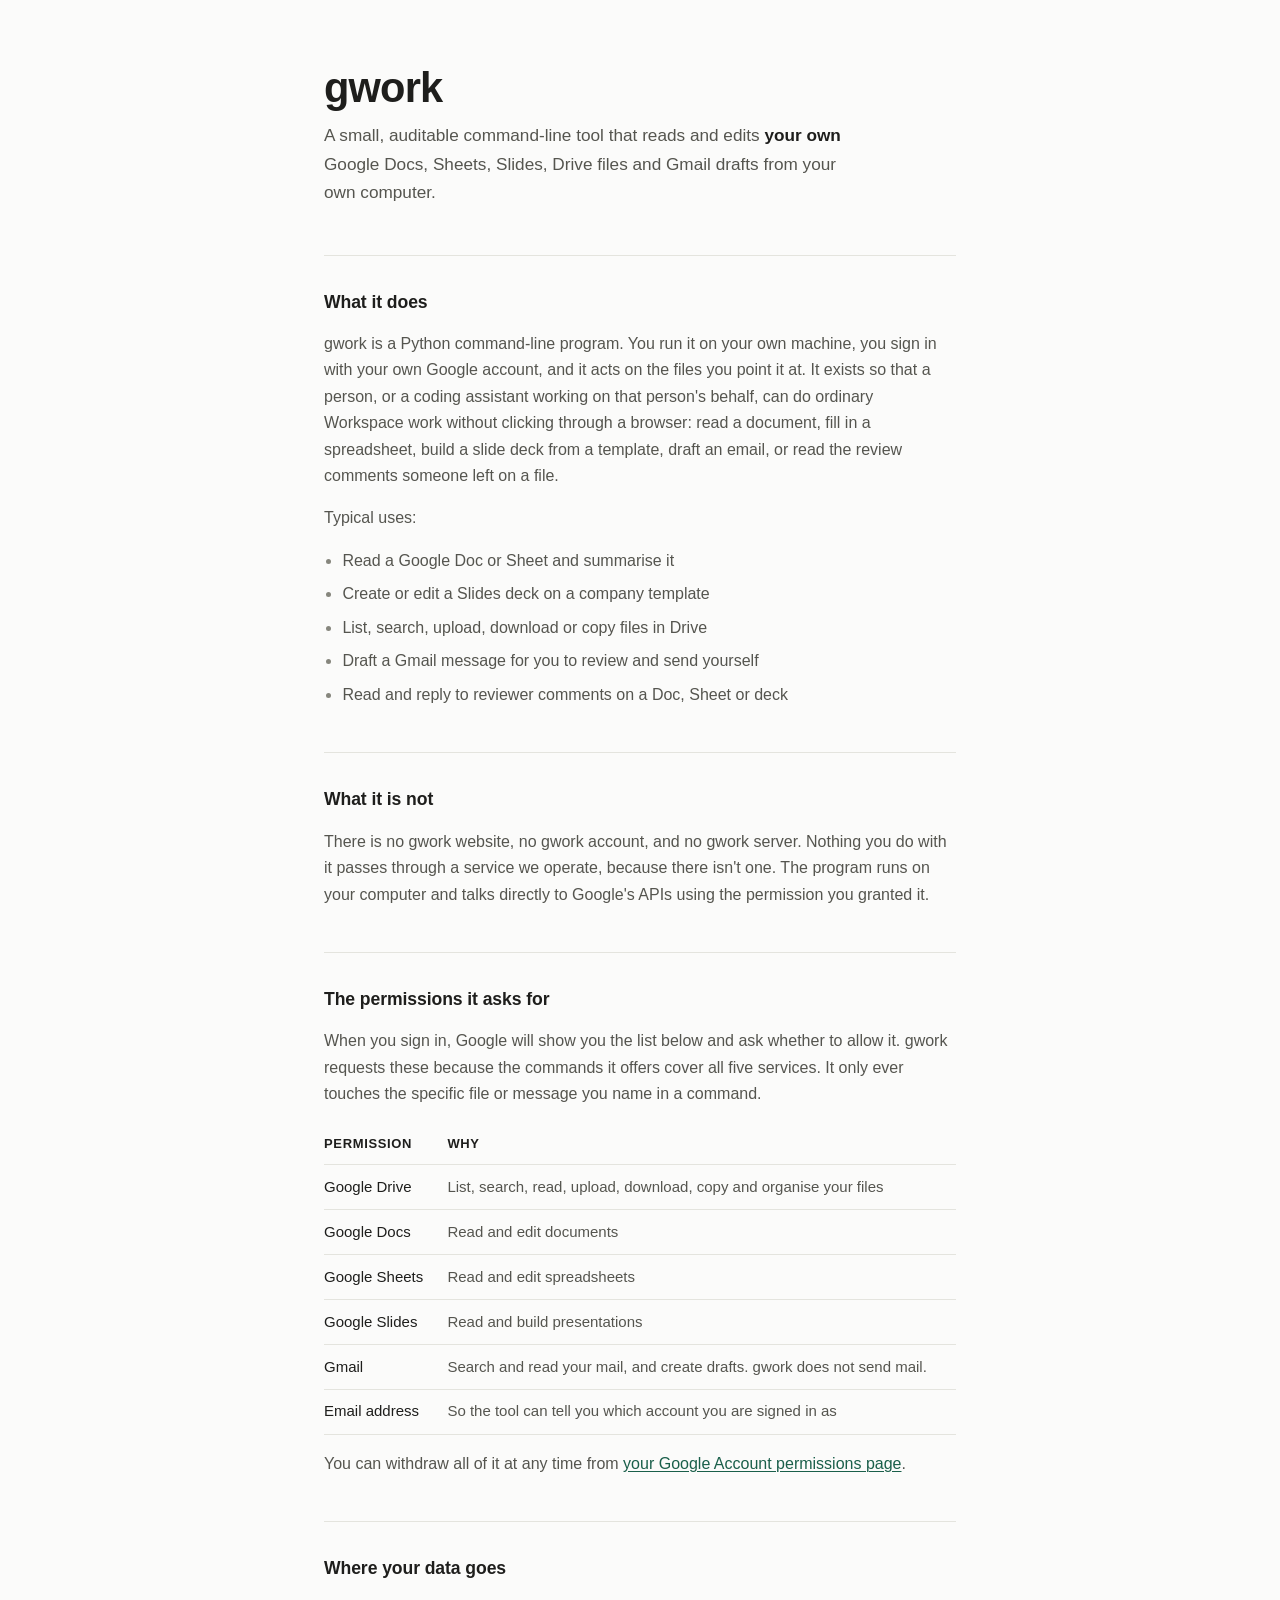
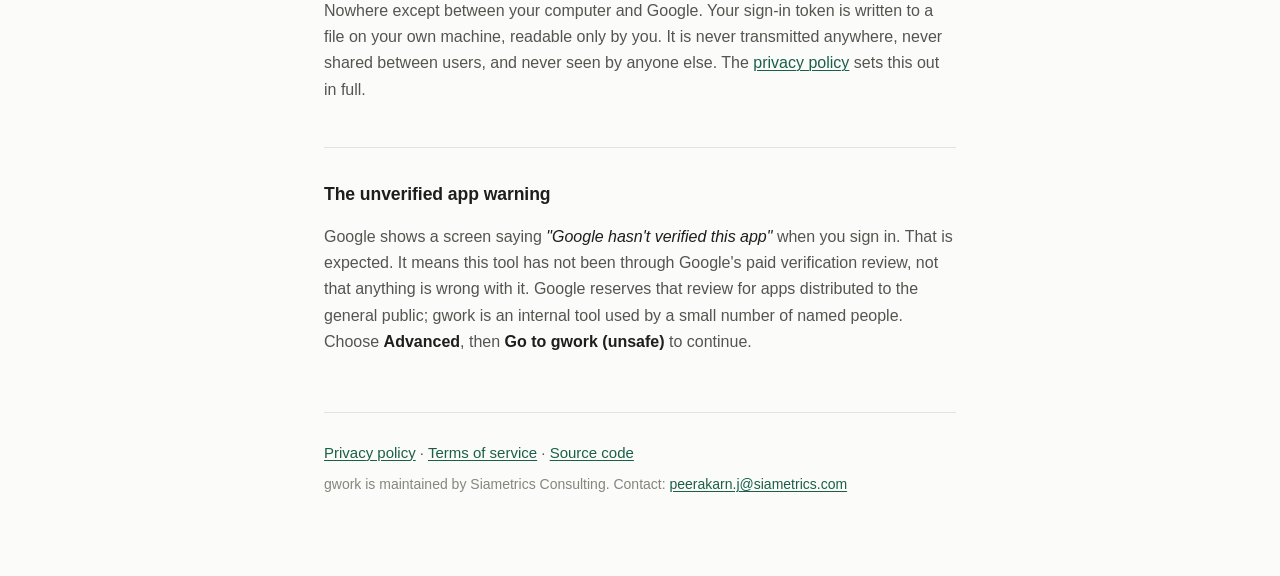
<file: index.html>
<!doctype html>
<html lang="en">
<head>
<meta charset="utf-8">
<meta name="viewport" content="width=device-width, initial-scale=1">
<title>gwork — a command-line tool for your own Google Workspace files</title>
<link rel="stylesheet" href="style.css">
</head>
<body>
<main>

<header>
  <h1>gwork</h1>
  <p class="lede">A small, auditable command-line tool that reads and edits <strong>your own</strong>
  Google Docs, Sheets, Slides, Drive files and Gmail drafts from your own computer.</p>
</header>

<section>
  <h2>What it does</h2>
  <p>gwork is a Python command-line program. You run it on your own machine, you sign in with your
  own Google account, and it acts on the files you point it at. It exists so that a person, or a
  coding assistant working on that person's behalf, can do ordinary Workspace work without clicking
  through a browser: read a document, fill in a spreadsheet, build a slide deck from a template,
  draft an email, or read the review comments someone left on a file.</p>

  <p>Typical uses:</p>
  <ul>
    <li>Read a Google Doc or Sheet and summarise it</li>
    <li>Create or edit a Slides deck on a company template</li>
    <li>List, search, upload, download or copy files in Drive</li>
    <li>Draft a Gmail message for you to review and send yourself</li>
    <li>Read and reply to reviewer comments on a Doc, Sheet or deck</li>
  </ul>
</section>

<section>
  <h2>What it is not</h2>
  <p>There is no gwork website, no gwork account, and no gwork server. Nothing you do with it
  passes through a service we operate, because there isn't one. The program runs on your computer
  and talks directly to Google's APIs using the permission you granted it.</p>
</section>

<section>
  <h2>The permissions it asks for</h2>
  <p>When you sign in, Google will show you the list below and ask whether to allow it. gwork
  requests these because the commands it offers cover all five services. It only ever touches the
  specific file or message you name in a command.</p>

  <table>
    <thead><tr><th>Permission</th><th>Why</th></tr></thead>
    <tbody>
      <tr><td>Google Drive</td><td>List, search, read, upload, download, copy and organise your files</td></tr>
      <tr><td>Google Docs</td><td>Read and edit documents</td></tr>
      <tr><td>Google Sheets</td><td>Read and edit spreadsheets</td></tr>
      <tr><td>Google Slides</td><td>Read and build presentations</td></tr>
      <tr><td>Gmail</td><td>Search and read your mail, and create drafts. gwork does not send mail.</td></tr>
      <tr><td>Email address</td><td>So the tool can tell you which account you are signed in as</td></tr>
    </tbody>
  </table>

  <p>You can withdraw all of it at any time from
  <a href="https://myaccount.google.com/permissions">your Google Account permissions page</a>.</p>
</section>

<section>
  <h2>Where your data goes</h2>
  <p>Nowhere except between your computer and Google. Your sign-in token is written to a file on
  your own machine, readable only by you. It is never transmitted anywhere, never shared between
  users, and never seen by anyone else. The <a href="privacy.html">privacy policy</a> sets this out
  in full.</p>
</section>

<section>
  <h2>The unverified app warning</h2>
  <p>Google shows a screen saying <em>"Google hasn't verified this app"</em> when you sign in. That
  is expected. It means this tool has not been through Google's paid verification review, not that
  anything is wrong with it. Google reserves that review for apps distributed to the general public;
  gwork is an internal tool used by a small number of named people. Choose
  <strong>Advanced</strong>, then <strong>Go to gwork (unsafe)</strong> to continue.</p>
</section>

<footer>
  <p><a href="privacy.html">Privacy policy</a> · <a href="terms.html">Terms of service</a> ·
  <a href="https://github.com/KKQanT/gwork">Source code</a></p>
  <p class="fine">gwork is maintained by Siametrics Consulting. Contact:
  <a href="mailto:peerakarn.j@siametrics.com">peerakarn.j@siametrics.com</a></p>
</footer>

</main>
</body>
</html>
</file>
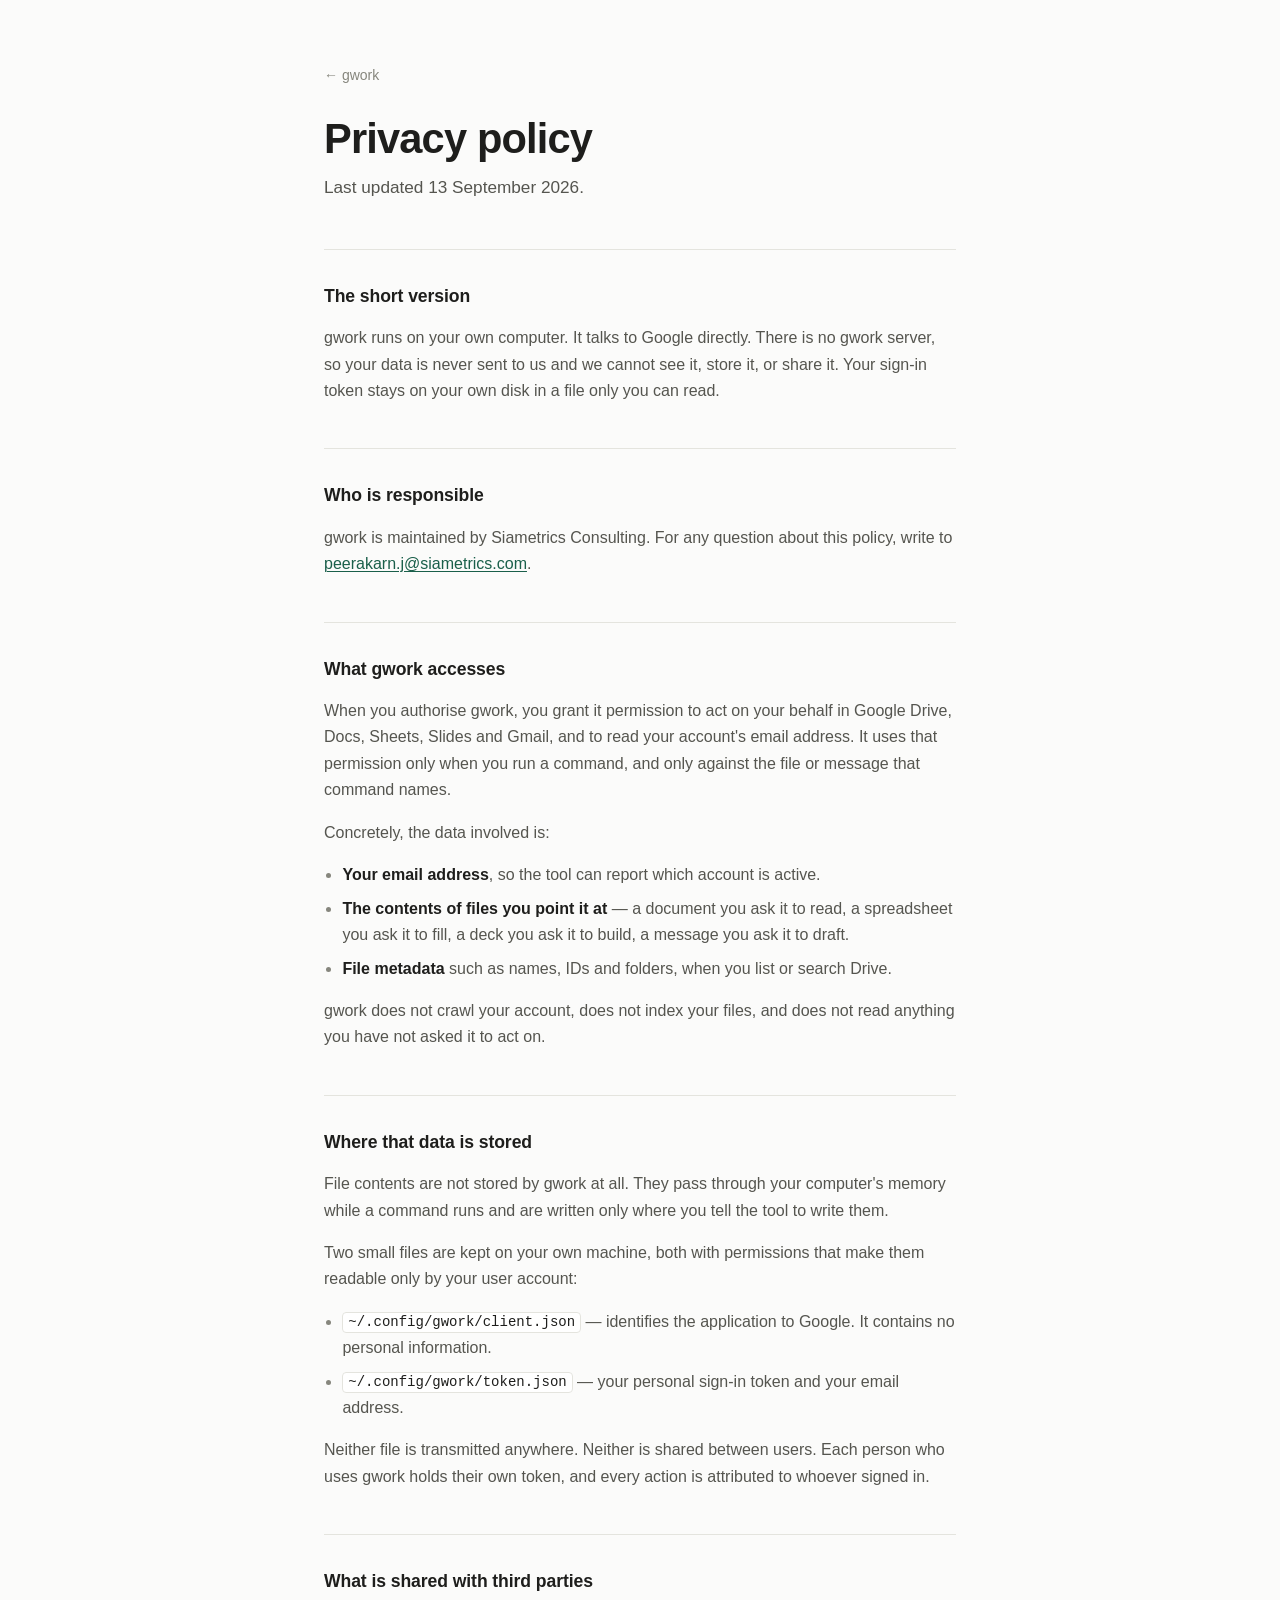
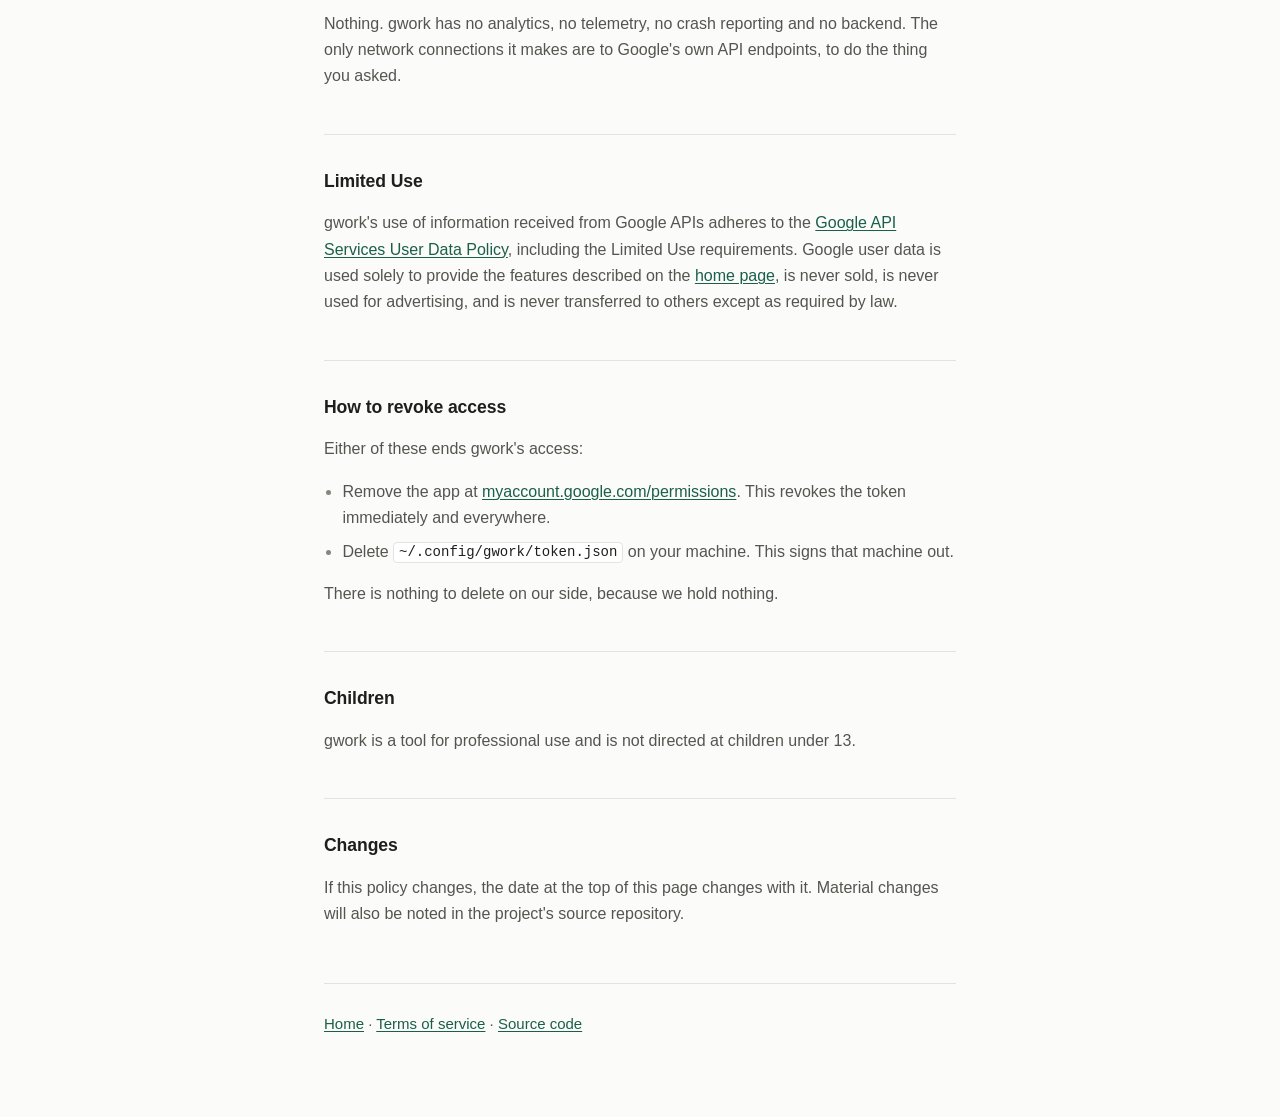
<file: privacy.html>
<!doctype html>
<html lang="en">
<head>
<meta charset="utf-8">
<meta name="viewport" content="width=device-width, initial-scale=1">
<title>gwork — Privacy policy</title>
<link rel="stylesheet" href="style.css">
</head>
<body>
<main>

<header>
  <p class="back"><a href="index.html">← gwork</a></p>
  <h1>Privacy policy</h1>
  <p class="lede">Last updated 13 September 2026.</p>
</header>

<section>
  <h2>The short version</h2>
  <p>gwork runs on your own computer. It talks to Google directly. There is no gwork server, so
  your data is never sent to us and we cannot see it, store it, or share it. Your sign-in token
  stays on your own disk in a file only you can read.</p>
</section>

<section>
  <h2>Who is responsible</h2>
  <p>gwork is maintained by Siametrics Consulting. For any question about this policy, write to
  <a href="mailto:peerakarn.j@siametrics.com">peerakarn.j@siametrics.com</a>.</p>
</section>

<section>
  <h2>What gwork accesses</h2>
  <p>When you authorise gwork, you grant it permission to act on your behalf in Google Drive,
  Docs, Sheets, Slides and Gmail, and to read your account's email address. It uses that permission
  only when you run a command, and only against the file or message that command names.</p>

  <p>Concretely, the data involved is:</p>
  <ul>
    <li><strong>Your email address</strong>, so the tool can report which account is active.</li>
    <li><strong>The contents of files you point it at</strong> — a document you ask it to read, a
      spreadsheet you ask it to fill, a deck you ask it to build, a message you ask it to draft.</li>
    <li><strong>File metadata</strong> such as names, IDs and folders, when you list or search Drive.</li>
  </ul>

  <p>gwork does not crawl your account, does not index your files, and does not read anything you
  have not asked it to act on.</p>
</section>

<section>
  <h2>Where that data is stored</h2>
  <p>File contents are not stored by gwork at all. They pass through your computer's memory while a
  command runs and are written only where you tell the tool to write them.</p>

  <p>Two small files are kept on your own machine, both with permissions that make them readable
  only by your user account:</p>
  <ul>
    <li><code>~/.config/gwork/client.json</code> — identifies the application to Google. It contains
      no personal information.</li>
    <li><code>~/.config/gwork/token.json</code> — your personal sign-in token and your email address.</li>
  </ul>

  <p>Neither file is transmitted anywhere. Neither is shared between users. Each person who uses
  gwork holds their own token, and every action is attributed to whoever signed in.</p>
</section>

<section>
  <h2>What is shared with third parties</h2>
  <p>Nothing. gwork has no analytics, no telemetry, no crash reporting and no backend. The only
  network connections it makes are to Google's own API endpoints, to do the thing you asked.</p>
</section>

<section>
  <h2>Limited Use</h2>
  <p>gwork's use of information received from Google APIs adheres to the
  <a href="https://developers.google.com/terms/api-services-user-data-policy">Google API Services
  User Data Policy</a>, including the Limited Use requirements. Google user data is used solely to
  provide the features described on the <a href="index.html">home page</a>, is never sold, is never
  used for advertising, and is never transferred to others except as required by law.</p>
</section>

<section>
  <h2>How to revoke access</h2>
  <p>Either of these ends gwork's access:</p>
  <ul>
    <li>Remove the app at
      <a href="https://myaccount.google.com/permissions">myaccount.google.com/permissions</a>. This
      revokes the token immediately and everywhere.</li>
    <li>Delete <code>~/.config/gwork/token.json</code> on your machine. This signs that machine out.</li>
  </ul>
  <p>There is nothing to delete on our side, because we hold nothing.</p>
</section>

<section>
  <h2>Children</h2>
  <p>gwork is a tool for professional use and is not directed at children under 13.</p>
</section>

<section>
  <h2>Changes</h2>
  <p>If this policy changes, the date at the top of this page changes with it. Material changes will
  also be noted in the project's source repository.</p>
</section>

<footer>
  <p><a href="index.html">Home</a> · <a href="terms.html">Terms of service</a> ·
  <a href="https://github.com/KKQanT/gwork">Source code</a></p>
</footer>

</main>
</body>
</html>
</file>
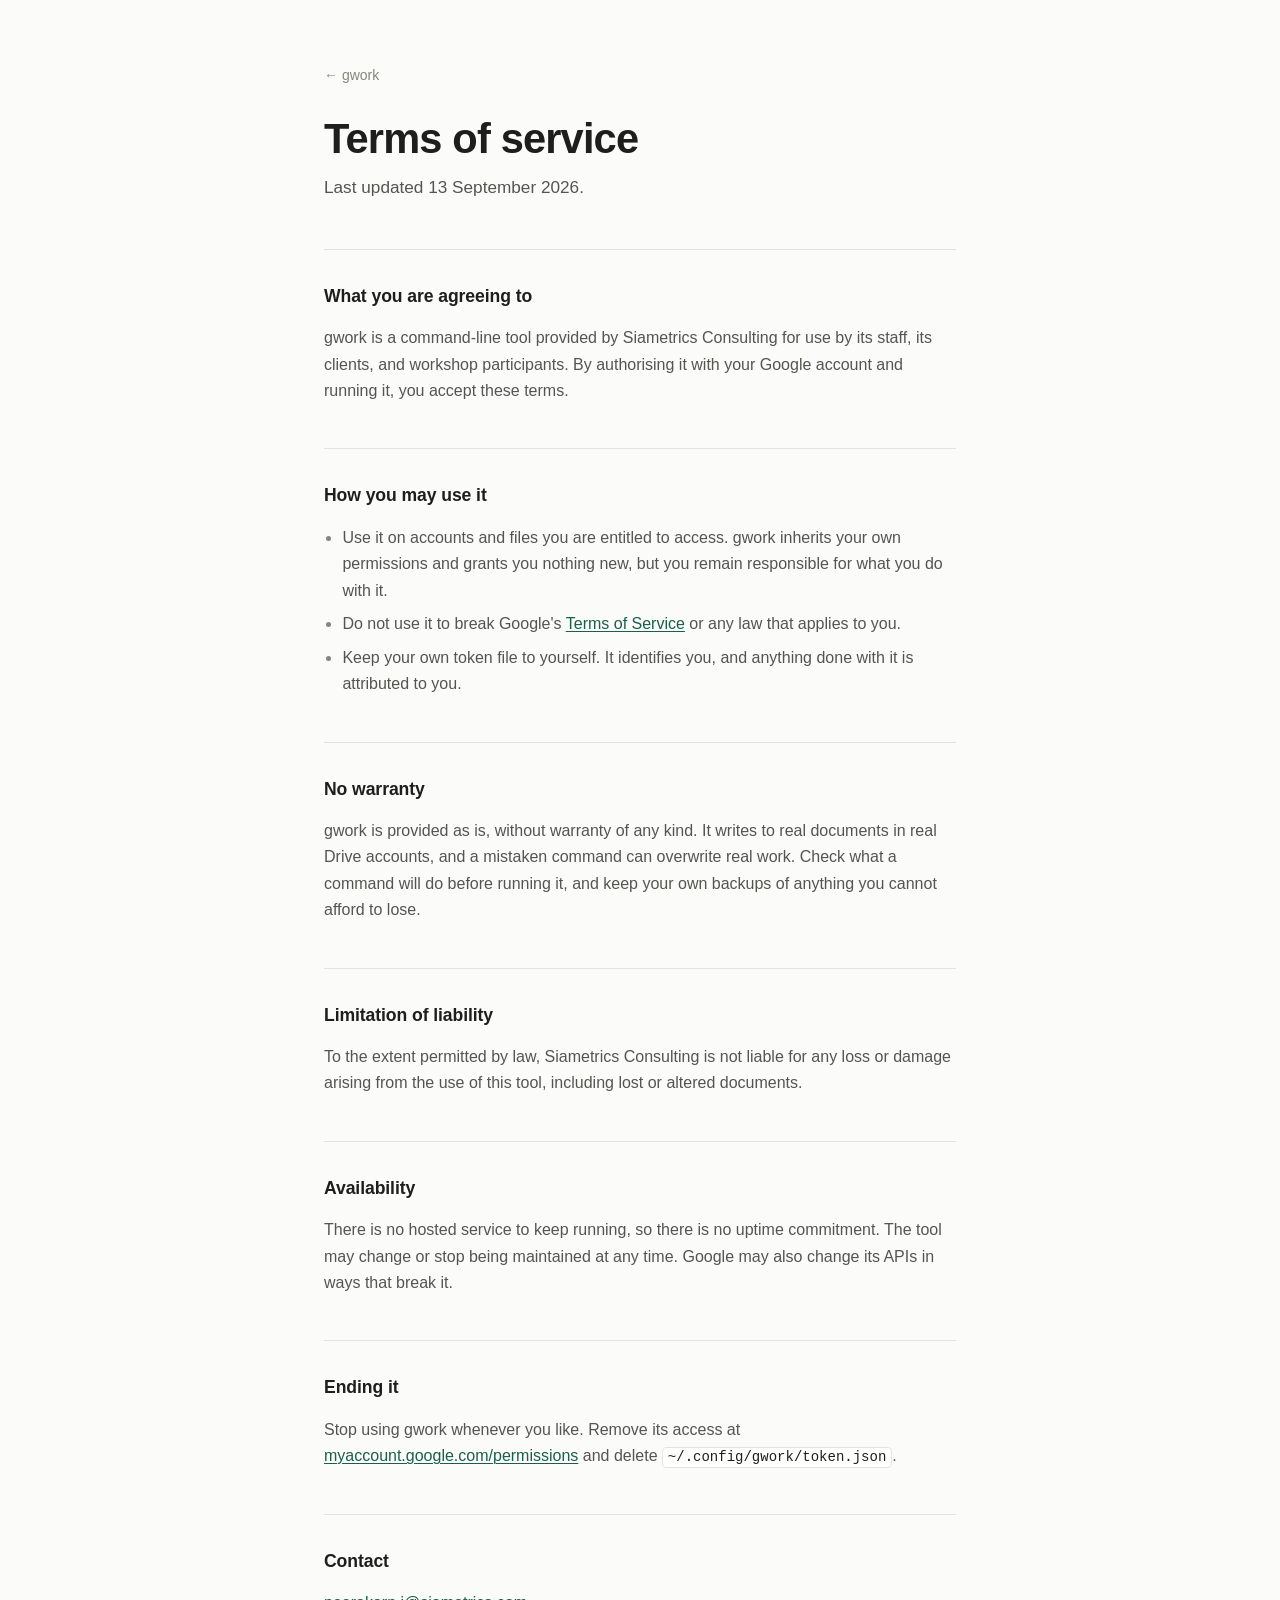
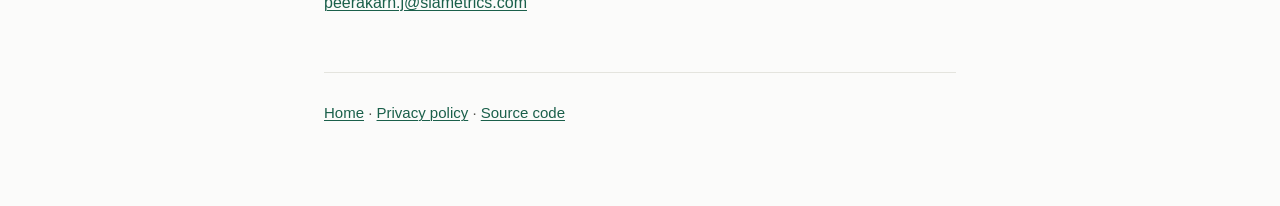
<file: terms.html>
<!doctype html>
<html lang="en">
<head>
<meta charset="utf-8">
<meta name="viewport" content="width=device-width, initial-scale=1">
<title>gwork — Terms of service</title>
<link rel="stylesheet" href="style.css">
</head>
<body>
<main>

<header>
  <p class="back"><a href="index.html">← gwork</a></p>
  <h1>Terms of service</h1>
  <p class="lede">Last updated 13 September 2026.</p>
</header>

<section>
  <h2>What you are agreeing to</h2>
  <p>gwork is a command-line tool provided by Siametrics Consulting for use by its staff, its
  clients, and workshop participants. By authorising it with your Google account and running it,
  you accept these terms.</p>
</section>

<section>
  <h2>How you may use it</h2>
  <ul>
    <li>Use it on accounts and files you are entitled to access. gwork inherits your own
      permissions and grants you nothing new, but you remain responsible for what you do with it.</li>
    <li>Do not use it to break Google's
      <a href="https://policies.google.com/terms">Terms of Service</a> or any law that applies to you.</li>
    <li>Keep your own token file to yourself. It identifies you, and anything done with it is
      attributed to you.</li>
  </ul>
</section>

<section>
  <h2>No warranty</h2>
  <p>gwork is provided as is, without warranty of any kind. It writes to real documents in real
  Drive accounts, and a mistaken command can overwrite real work. Check what a command will do
  before running it, and keep your own backups of anything you cannot afford to lose.</p>
</section>

<section>
  <h2>Limitation of liability</h2>
  <p>To the extent permitted by law, Siametrics Consulting is not liable for any loss or damage
  arising from the use of this tool, including lost or altered documents.</p>
</section>

<section>
  <h2>Availability</h2>
  <p>There is no hosted service to keep running, so there is no uptime commitment. The tool may
  change or stop being maintained at any time. Google may also change its APIs in ways that break
  it.</p>
</section>

<section>
  <h2>Ending it</h2>
  <p>Stop using gwork whenever you like. Remove its access at
  <a href="https://myaccount.google.com/permissions">myaccount.google.com/permissions</a> and delete
  <code>~/.config/gwork/token.json</code>.</p>
</section>

<section>
  <h2>Contact</h2>
  <p><a href="mailto:peerakarn.j@siametrics.com">peerakarn.j@siametrics.com</a></p>
</section>

<footer>
  <p><a href="index.html">Home</a> · <a href="privacy.html">Privacy policy</a> ·
  <a href="https://github.com/KKQanT/gwork">Source code</a></p>
</footer>

</main>
</body>
</html>
</file>
<file: style.css>
:root {
  --bg: #fbfbfa;
  --panel: #ffffff;
  --ink: #1e1e1c;
  --ink-soft: #55554f;
  --ink-faint: #86867d;
  --rule: #e4e4de;
  --link: #1a5f4a;
  --accent: #1a5f4a;
  color-scheme: light;
}

@media (prefers-color-scheme: dark) {
  :root:not([data-theme="light"]) {
    --bg: #16161a;
    --panel: #1d1d22;
    --ink: #ecece8;
    --ink-soft: #b3b3ab;
    --ink-faint: #85857d;
    --rule: #2e2e35;
    --link: #6fcfae;
    --accent: #6fcfae;
    color-scheme: dark;
  }
}

:root[data-theme="dark"] {
  --bg: #16161a;
  --panel: #1d1d22;
  --ink: #ecece8;
  --ink-soft: #b3b3ab;
  --ink-faint: #85857d;
  --rule: #2e2e35;
  --link: #6fcfae;
  --accent: #6fcfae;
  color-scheme: dark;
}

* { box-sizing: border-box; }

body {
  margin: 0;
  background: var(--bg);
  color: var(--ink);
  font: 16px/1.65 ui-sans-serif, -apple-system, "Segoe UI", Roboto, "Helvetica Neue", Arial, sans-serif;
  -webkit-font-smoothing: antialiased;
}

main {
  max-width: 42rem;
  margin: 0 auto;
  padding-inline: 20px;
  padding-block: 4rem 5rem;
}

header { margin-bottom: 3rem; }

.back {
  margin: 0 0 1.75rem;
  font-size: 0.875rem;
}
.back a { color: var(--ink-faint); text-decoration: none; }
.back a:hover { color: var(--link); }

h1 {
  margin: 0 0 0.6rem;
  font-size: clamp(2rem, 6vw, 2.6rem);
  line-height: 1.15;
  letter-spacing: -0.02em;
  font-weight: 650;
}

.lede {
  margin: 0;
  font-size: 1.075rem;
  color: var(--ink-soft);
  max-width: 34rem;
}

section {
  margin-bottom: 2.75rem;
  padding-top: 2rem;
  border-top: 1px solid var(--rule);
}

h2 {
  margin: 0 0 0.9rem;
  font-size: 1.1rem;
  font-weight: 620;
  letter-spacing: -0.005em;
}

p { margin: 0 0 1rem; color: var(--ink-soft); }
p:last-child { margin-bottom: 0; }

strong { color: var(--ink); font-weight: 600; }
em { color: var(--ink); }

ul {
  margin: 0 0 1rem;
  padding-left: 1.15rem;
  color: var(--ink-soft);
}
li { margin-bottom: 0.45rem; }
li::marker { color: var(--ink-faint); }

a { color: var(--link); text-decoration-thickness: 1px; text-underline-offset: 2px; }
a:hover { text-decoration-thickness: 2px; }

code {
  font-family: ui-monospace, SFMono-Regular, "SF Mono", Menlo, Consolas, monospace;
  font-size: 0.875em;
  background: var(--panel);
  border: 1px solid var(--rule);
  border-radius: 4px;
  padding: 0.1em 0.35em;
  color: var(--ink);
  overflow-wrap: anywhere;
}

table {
  width: 100%;
  border-collapse: collapse;
  margin: 0 0 1rem;
  font-size: 0.9375rem;
}
th, td {
  text-align: left;
  padding: 0.6rem 0.75rem 0.6rem 0;
  border-bottom: 1px solid var(--rule);
  vertical-align: top;
  color: var(--ink-soft);
}
th {
  color: var(--ink);
  font-weight: 600;
  font-size: 0.8125rem;
  text-transform: uppercase;
  letter-spacing: 0.05em;
}
td:first-child { color: var(--ink); font-weight: 500; white-space: nowrap; padding-right: 1.25rem; }

footer {
  margin-top: 3.5rem;
  padding-top: 1.75rem;
  border-top: 1px solid var(--rule);
  font-size: 0.9375rem;
}
footer p { margin-bottom: 0.5rem; }
.fine { font-size: 0.875rem; color: var(--ink-faint); }

@media (max-width: 34rem) {
  main { padding-block: 2.5rem 3.5rem; }
  td:first-child { white-space: normal; }
}
</file>
